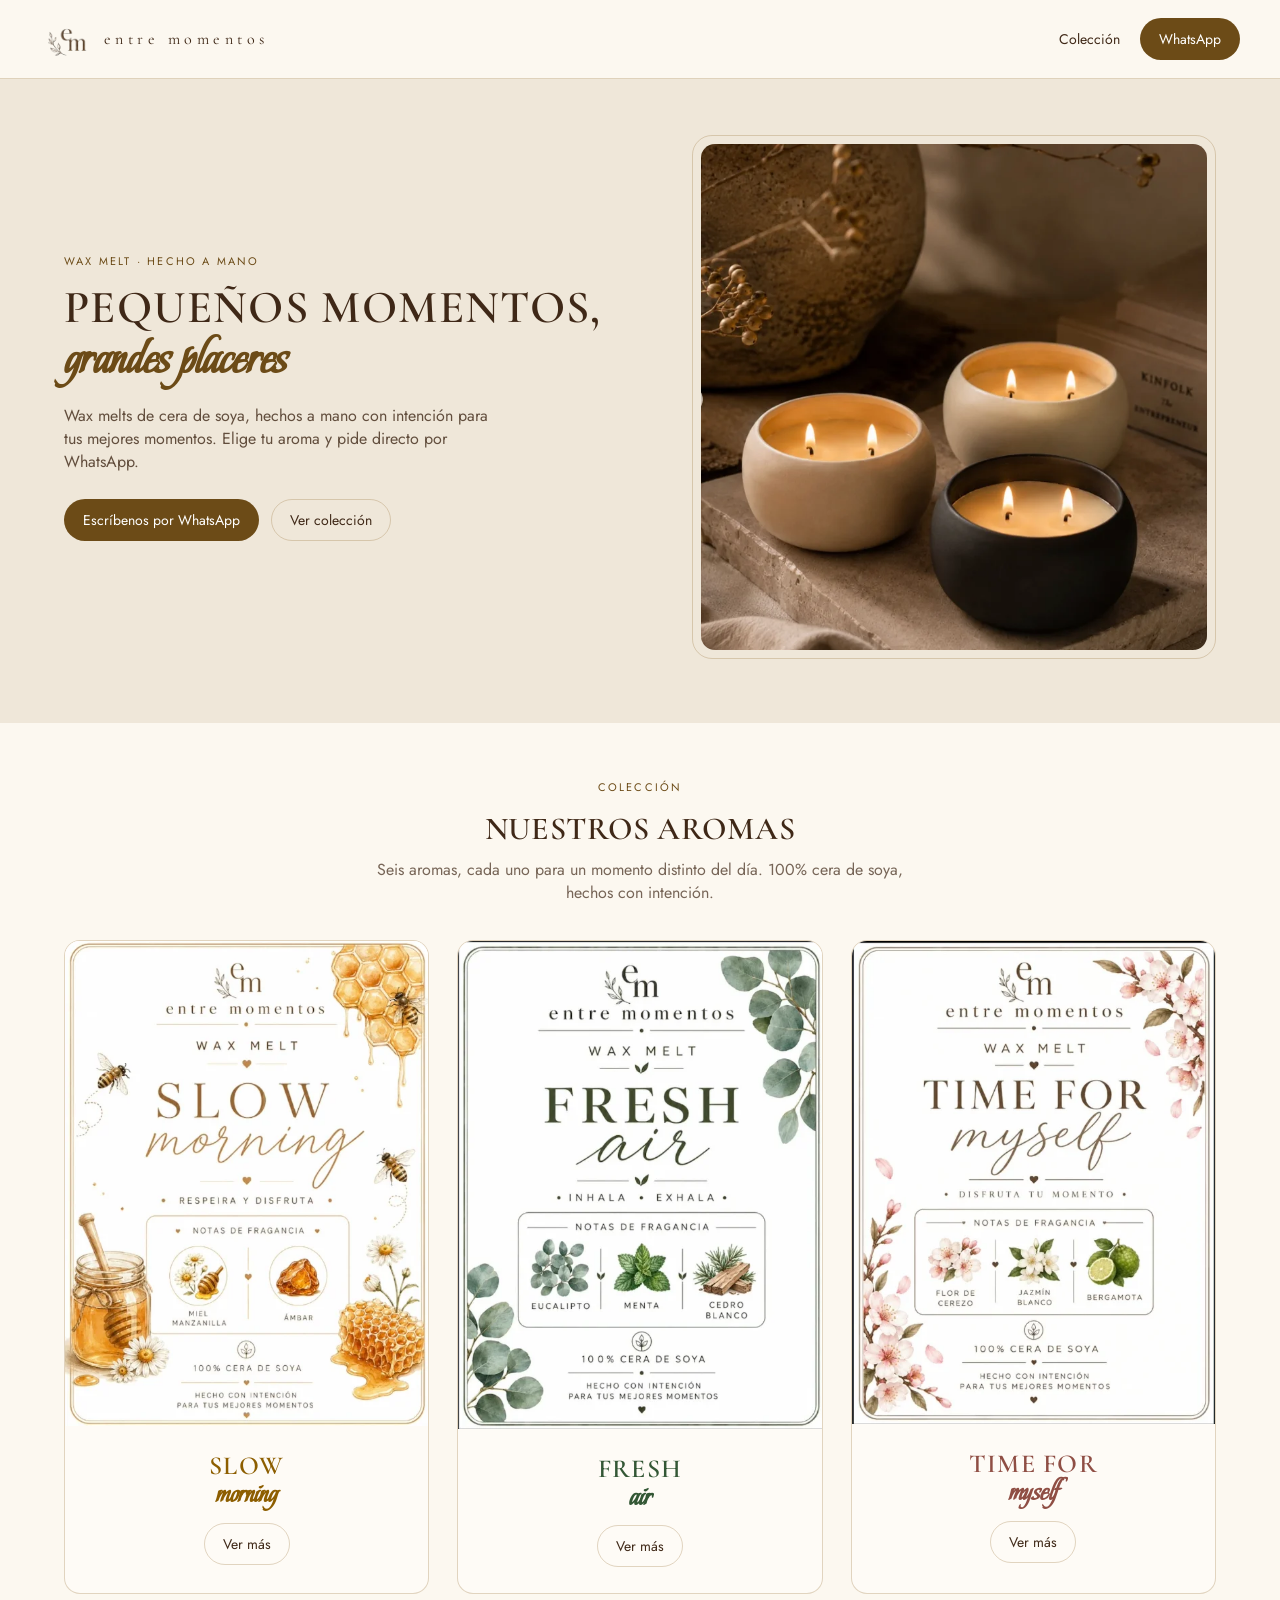
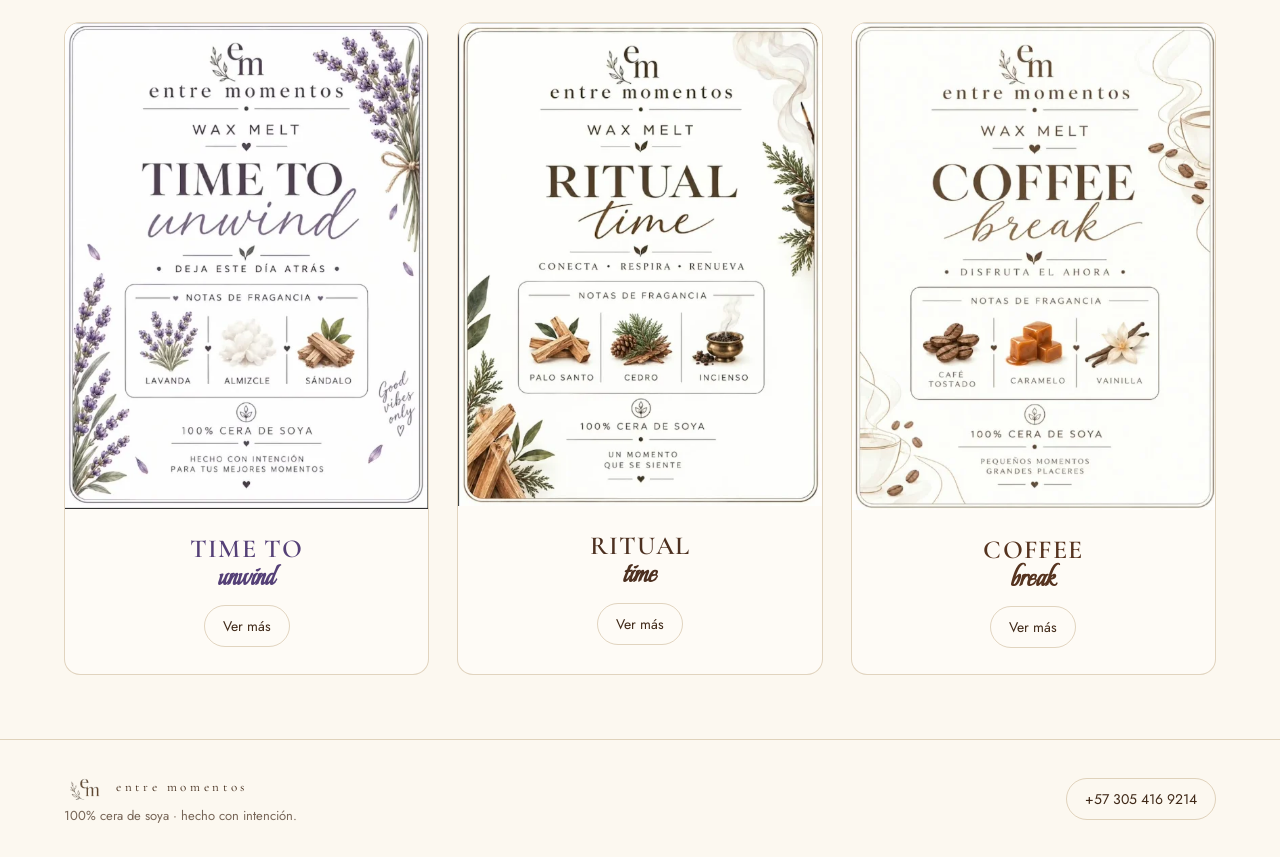
<file: index.html>
<!DOCTYPE html>
<html lang="es">
<head>
<meta charset="utf-8">
<meta name="viewport" content="width=device-width, initial-scale=1">
<link rel="icon" type="image/png" href="images/logo-em.png">
<link rel="apple-touch-icon" href="images/logo-em.png">
<link rel="stylesheet" href="styles.css?v=3">
<title>Entre Momentos</title>
</head>
<body>
<header class="site">
  <div class="wrap nav">
    <a class="brand" href="index.html">
      <img src="images/logo-em.png" alt="Entre Momentos">
      <span>entre momentos</span>
    </a>
    <nav class="links">
      <a class="link" href="index.html#coleccion">Colección</a>
      <a class="btn btn-primary" href="https://wa.me/573054169214?text=Hola%2C%20quiero%20saber%20m%C3%A1s%20sobre%20los%20wax%20melts%20de%20Entre%20Momentos" target="_blank" rel="noopener">WhatsApp</a>
    </nav>
  </div>
</header>

<section class="hero">
  <div class="wrap hero-grid">
    <div>
      <div class="kicker">Wax Melt · Hecho a mano</div>
      <h1 class="title"><span class="top">Pequeños momentos,</span><span class="script">grandes placeres</span></h1>
      <p>Wax melts de cera de soya, hechos a mano con intención para tus mejores momentos. Elige tu aroma y pide directo por WhatsApp.</p>
      <div class="btn-row">
        <a class="btn btn-primary" href="https://wa.me/573054169214?text=Hola%2C%20quiero%20saber%20m%C3%A1s%20sobre%20los%20wax%20melts%20de%20Entre%20Momentos" target="_blank" rel="noopener">Escríbenos por WhatsApp</a>
        <a class="btn btn-outline" href="#coleccion">Ver colección</a>
      </div>
    </div>
    <div class="hero-photo"><div class="inner"><img src="images/hero-photo.webp" alt="Wax melts Entre Momentos"></div></div>
  </div>
</section>

<div class="wrap">
  <section class="section" id="coleccion">
    <div class="section-head">
      <div class="kicker">Colección</div>
      <h2 class="title">Nuestros aromas</h2>
      <p>Seis aromas, cada uno para un momento distinto del día. 100% cera de soya, hechos con intención.</p>
    </div>
    <div class="grid-cards">
      <a class="teaser-card" href="slow-morning.html">
        <div class="photo"><img src="images/photo-slow-morning.webp" alt="Slow Morning"></div>
        <div class="body">
          <h3><span class="top" style="color:oklch(52% 0.11 75)">Slow</span><span class="script" style="color:oklch(52% 0.11 75)">morning</span></h3>
          <span class="btn btn-outline">Ver más</span>
        </div>
      </a>
      <a class="teaser-card" href="fresh-air.html">
        <div class="photo"><img src="images/photo-fresh-air.webp" alt="Fresh Air"></div>
        <div class="body">
          <h3><span class="top" style="color:oklch(42% 0.07 145)">Fresh</span><span class="script" style="color:oklch(42% 0.07 145)">air</span></h3>
          <span class="btn btn-outline">Ver más</span>
        </div>
      </a>
      <a class="teaser-card" href="myself.html">
        <div class="photo"><img src="images/photo-myself.webp" alt="Time for Myself"></div>
        <div class="body">
          <h3><span class="top" style="color:oklch(50% 0.09 30)">Time for</span><span class="script" style="color:oklch(50% 0.09 30)">myself</span></h3>
          <span class="btn btn-outline">Ver más</span>
        </div>
      </a>
      <a class="teaser-card" href="unwind.html">
        <div class="photo"><img src="images/photo-unwind.webp" alt="Time to Unwind"></div>
        <div class="body">
          <h3><span class="top" style="color:oklch(42% 0.09 300)">Time to</span><span class="script" style="color:oklch(42% 0.09 300)">unwind</span></h3>
          <span class="btn btn-outline">Ver más</span>
        </div>
      </a>
      <a class="teaser-card" href="ritual.html">
        <div class="photo"><img src="images/photo-ritual.webp" alt="Ritual Time"></div>
        <div class="body">
          <h3><span class="top" style="color:oklch(34% 0.05 50)">Ritual</span><span class="script" style="color:oklch(34% 0.05 50)">time</span></h3>
          <span class="btn btn-outline">Ver más</span>
        </div>
      </a>
      <a class="teaser-card" href="coffee.html">
        <div class="photo"><img src="images/photo-coffee.webp" alt="Coffee Break"></div>
        <div class="body">
          <h3><span class="top" style="color:oklch(36% 0.06 50)">Coffee</span><span class="script" style="color:oklch(36% 0.06 50)">break</span></h3>
          <span class="btn btn-outline">Ver más</span>
        </div>
      </a>
    </div>
  </section>
</div>

<footer class="site">
  <div class="wrap" style="display:flex;justify-content:space-between;align-items:center;gap:16px;flex-wrap:wrap;width:100%;">
    <div>
      <a class="brand" href="index.html" style="margin-bottom:4px;">
        <img src="images/logo-em.png" alt="Entre Momentos" style="width:40px;height:30px;">
        <span style="font-size:13px;">entre momentos</span>
      </a>
      <p>100% cera de soya · hecho con intención.</p>
    </div>
    <a class="btn btn-outline" href="https://wa.me/573054169214?text=Hola%2C%20quiero%20saber%20m%C3%A1s%20sobre%20los%20wax%20melts%20de%20Entre%20Momentos" target="_blank" rel="noopener">+57 305 416 9214</a>
  </div>
</footer>
</body>
</html>
</file>
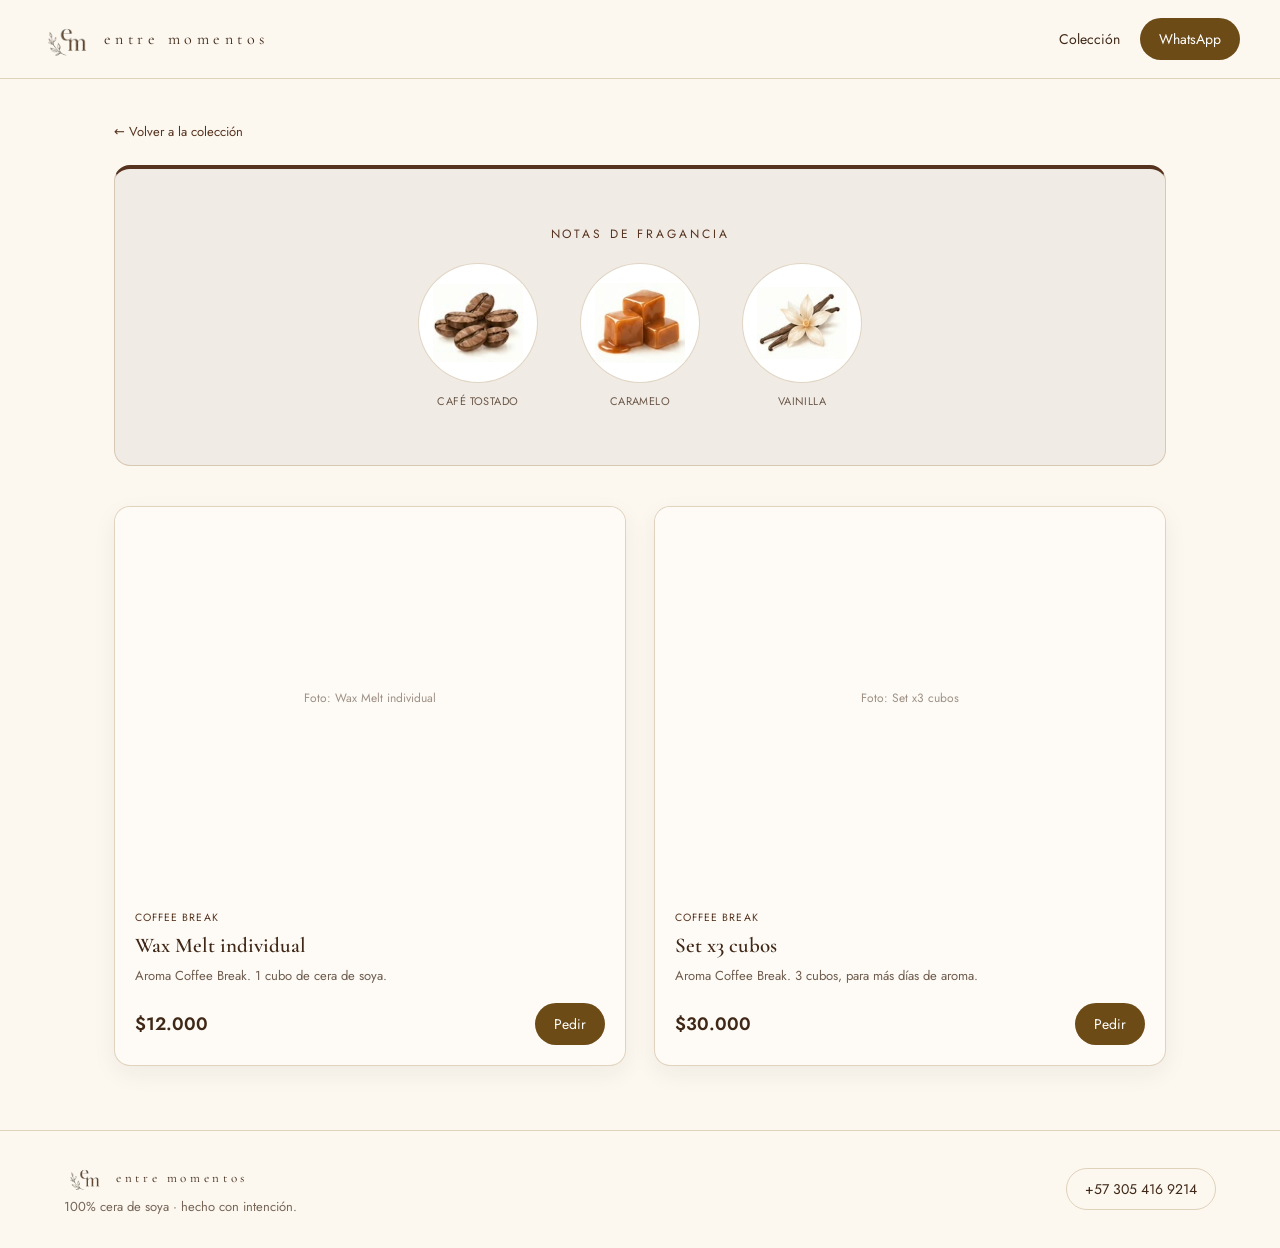
<file: coffee.html>
<!DOCTYPE html>
<html lang="es">
<head>
<meta charset="utf-8">
<meta name="viewport" content="width=device-width, initial-scale=1">
<link rel="icon" type="image/png" href="images/logo-em.png">
<link rel="apple-touch-icon" href="images/logo-em.png">
<link rel="stylesheet" href="styles.css?v=3">
<title>Entre Momentos</title>
</head>
<body style="--mood:oklch(36% 0.06 50)">
<header class="site">
  <div class="wrap nav">
    <a class="brand" href="index.html">
      <img src="images/logo-em.png" alt="Entre Momentos">
      <span>entre momentos</span>
    </a>
    <nav class="links">
      <a class="link" href="index.html#coleccion">Colección</a>
      <a class="btn btn-primary" href="https://wa.me/573054169214?text=Hola%2C%20quiero%20saber%20m%C3%A1s%20sobre%20los%20wax%20melts%20de%20Entre%20Momentos" target="_blank" rel="noopener">WhatsApp</a>
    </nav>
  </div>
</header>

<div class="wrap-narrow">
  <section class="section" style="padding-top:40px;">
    <a class="back-link" href="index.html#coleccion">&larr; Volver a la colección</a>

    <div class="notes-card">
      <div class="notes-kicker">Notas de fragancia</div>
      <div class="notes-row">
        <div class="note">
            <div class="circle"><img src="images/icons/cafe.png" alt=""></div>
            <span class="label">Café tostado</span>
          </div>
          <div class="note">
            <div class="circle"><img src="images/icons/caramelo.png" alt=""></div>
            <span class="label">Caramelo</span>
          </div>
          <div class="note">
            <div class="circle"><img src="images/icons/vainilla.png" alt=""></div>
            <span class="label">Vainilla</span>
          </div>
      </div>
    </div>

    <div class="sku-grid">
      <div class="sku-card">
          <div class="photo"><div class="placeholder">Foto: Wax Melt individual</div></div>
          <div class="body">
            <span class="sku-kicker" style="color:oklch(36% 0.06 50)">Coffee Break</span>
            <h3>Wax Melt individual</h3>
            <p class="desc">Aroma Coffee Break. 1 cubo de cera de soya.</p>
            <div class="price-row">
              <span class="price">$12.000</span>
              <a class="btn btn-primary" href="https://wa.me/573054169214?text=Hola%2C%20quiero%20pedir%20Wax%20Melt%20individual%20-%20Coffee%20Break" target="_blank" rel="noopener">Pedir</a>
            </div>
          </div>
        </div>
        <div class="sku-card">
          <div class="photo"><div class="placeholder">Foto: Set x3 cubos</div></div>
          <div class="body">
            <span class="sku-kicker" style="color:oklch(36% 0.06 50)">Coffee Break</span>
            <h3>Set x3 cubos</h3>
            <p class="desc">Aroma Coffee Break. 3 cubos, para más días de aroma.</p>
            <div class="price-row">
              <span class="price">$30.000</span>
              <a class="btn btn-primary" href="https://wa.me/573054169214?text=Hola%2C%20quiero%20pedir%20Set%20x3%20cubos%20-%20Coffee%20Break" target="_blank" rel="noopener">Pedir</a>
            </div>
          </div>
        </div>
    </div>
  </section>
</div>

<footer class="site">
  <div class="wrap" style="display:flex;justify-content:space-between;align-items:center;gap:16px;flex-wrap:wrap;width:100%;">
    <div>
      <a class="brand" href="index.html" style="margin-bottom:4px;">
        <img src="images/logo-em.png" alt="Entre Momentos" style="width:40px;height:30px;">
        <span style="font-size:13px;">entre momentos</span>
      </a>
      <p>100% cera de soya · hecho con intención.</p>
    </div>
    <a class="btn btn-outline" href="https://wa.me/573054169214?text=Hola%2C%20quiero%20saber%20m%C3%A1s%20sobre%20los%20wax%20melts%20de%20Entre%20Momentos" target="_blank" rel="noopener">+57 305 416 9214</a>
  </div>
</footer>
</body>
</html>
</file>
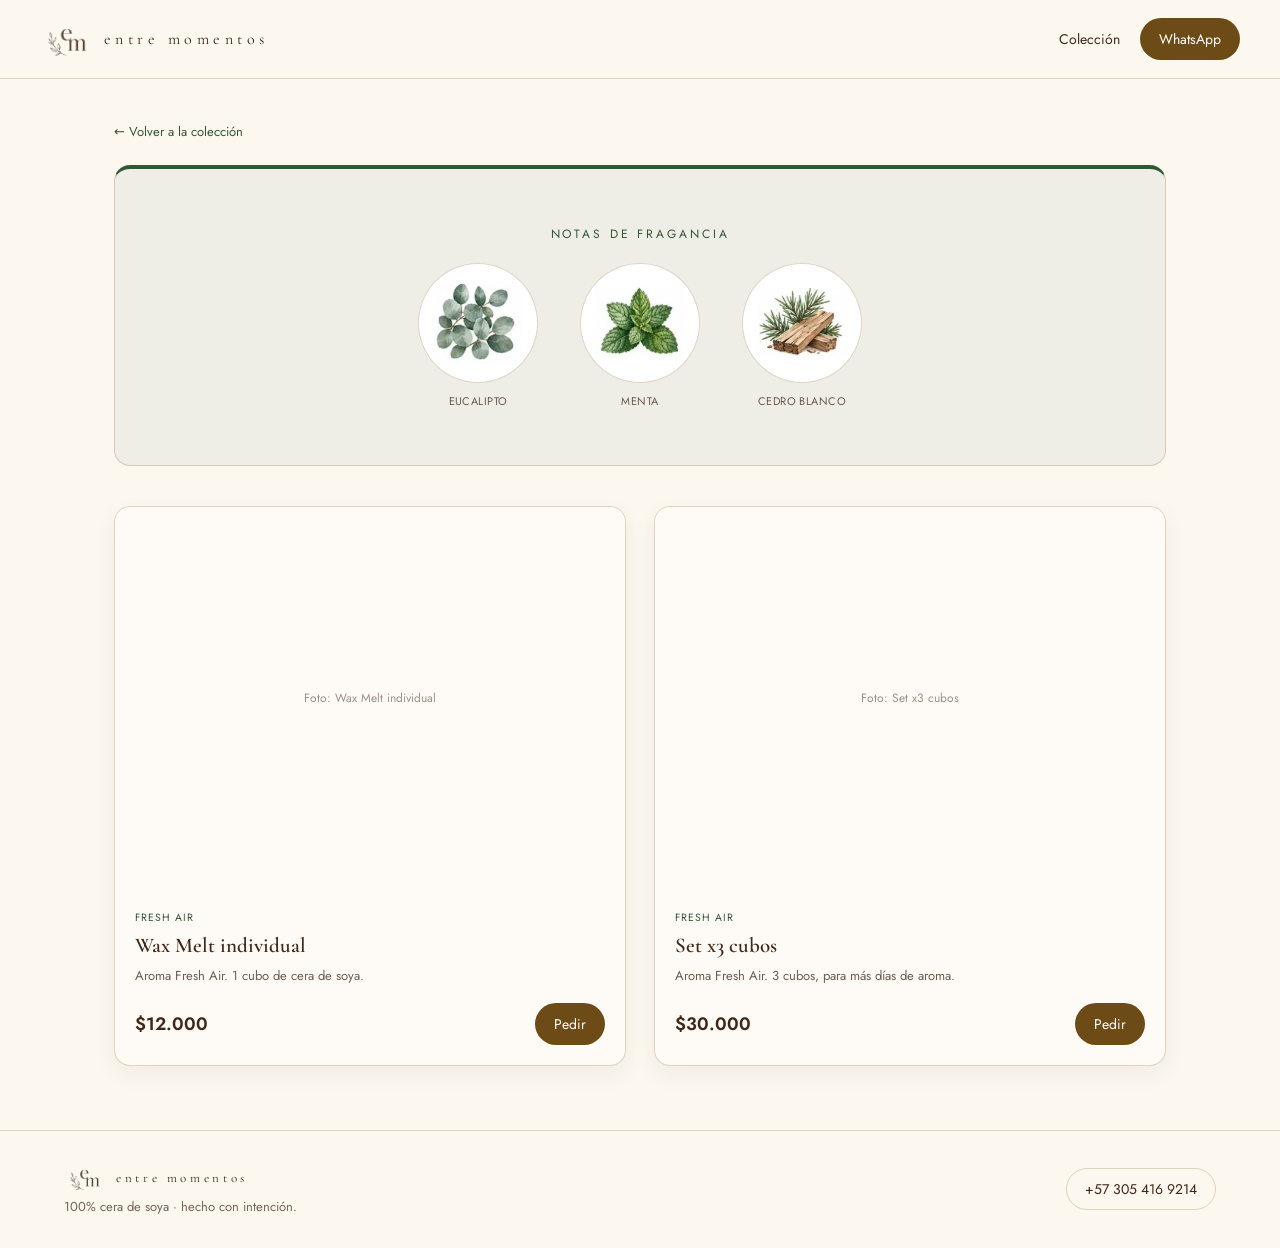
<file: fresh-air.html>
<!DOCTYPE html>
<html lang="es">
<head>
<meta charset="utf-8">
<meta name="viewport" content="width=device-width, initial-scale=1">
<link rel="icon" type="image/png" href="images/logo-em.png">
<link rel="apple-touch-icon" href="images/logo-em.png">
<link rel="stylesheet" href="styles.css?v=3">
<title>Entre Momentos</title>
</head>
<body style="--mood:oklch(42% 0.07 145)">
<header class="site">
  <div class="wrap nav">
    <a class="brand" href="index.html">
      <img src="images/logo-em.png" alt="Entre Momentos">
      <span>entre momentos</span>
    </a>
    <nav class="links">
      <a class="link" href="index.html#coleccion">Colección</a>
      <a class="btn btn-primary" href="https://wa.me/573054169214?text=Hola%2C%20quiero%20saber%20m%C3%A1s%20sobre%20los%20wax%20melts%20de%20Entre%20Momentos" target="_blank" rel="noopener">WhatsApp</a>
    </nav>
  </div>
</header>

<div class="wrap-narrow">
  <section class="section" style="padding-top:40px;">
    <a class="back-link" href="index.html#coleccion">&larr; Volver a la colección</a>

    <div class="notes-card">
      <div class="notes-kicker">Notas de fragancia</div>
      <div class="notes-row">
        <div class="note">
            <div class="circle"><img src="images/icons/eucalipto.png" alt=""></div>
            <span class="label">Eucalipto</span>
          </div>
          <div class="note">
            <div class="circle"><img src="images/icons/menta.png" alt=""></div>
            <span class="label">Menta</span>
          </div>
          <div class="note">
            <div class="circle"><img src="images/icons/cedro.png" alt=""></div>
            <span class="label">Cedro blanco</span>
          </div>
      </div>
    </div>

    <div class="sku-grid">
      <div class="sku-card">
          <div class="photo"><div class="placeholder">Foto: Wax Melt individual</div></div>
          <div class="body">
            <span class="sku-kicker" style="color:oklch(42% 0.07 145)">Fresh Air</span>
            <h3>Wax Melt individual</h3>
            <p class="desc">Aroma Fresh Air. 1 cubo de cera de soya.</p>
            <div class="price-row">
              <span class="price">$12.000</span>
              <a class="btn btn-primary" href="https://wa.me/573054169214?text=Hola%2C%20quiero%20pedir%20Wax%20Melt%20individual%20-%20Fresh%20Air" target="_blank" rel="noopener">Pedir</a>
            </div>
          </div>
        </div>
        <div class="sku-card">
          <div class="photo"><div class="placeholder">Foto: Set x3 cubos</div></div>
          <div class="body">
            <span class="sku-kicker" style="color:oklch(42% 0.07 145)">Fresh Air</span>
            <h3>Set x3 cubos</h3>
            <p class="desc">Aroma Fresh Air. 3 cubos, para más días de aroma.</p>
            <div class="price-row">
              <span class="price">$30.000</span>
              <a class="btn btn-primary" href="https://wa.me/573054169214?text=Hola%2C%20quiero%20pedir%20Set%20x3%20cubos%20-%20Fresh%20Air" target="_blank" rel="noopener">Pedir</a>
            </div>
          </div>
        </div>
    </div>
  </section>
</div>

<footer class="site">
  <div class="wrap" style="display:flex;justify-content:space-between;align-items:center;gap:16px;flex-wrap:wrap;width:100%;">
    <div>
      <a class="brand" href="index.html" style="margin-bottom:4px;">
        <img src="images/logo-em.png" alt="Entre Momentos" style="width:40px;height:30px;">
        <span style="font-size:13px;">entre momentos</span>
      </a>
      <p>100% cera de soya · hecho con intención.</p>
    </div>
    <a class="btn btn-outline" href="https://wa.me/573054169214?text=Hola%2C%20quiero%20saber%20m%C3%A1s%20sobre%20los%20wax%20melts%20de%20Entre%20Momentos" target="_blank" rel="noopener">+57 305 416 9214</a>
  </div>
</footer>
</body>
</html>
</file>
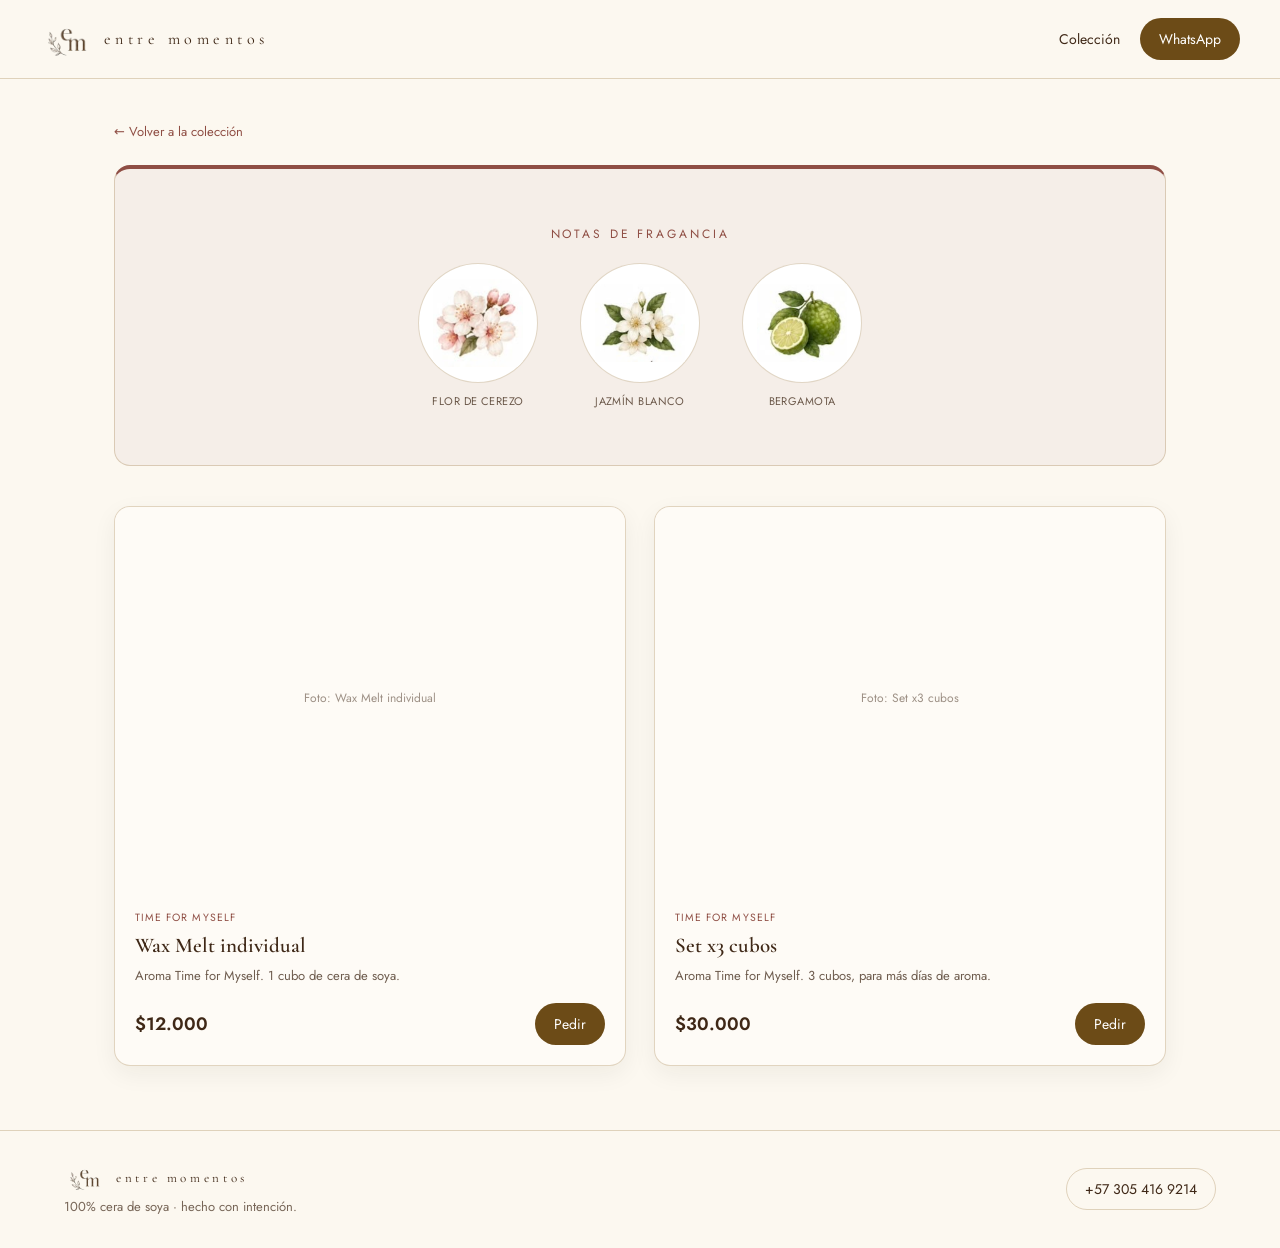
<file: myself.html>
<!DOCTYPE html>
<html lang="es">
<head>
<meta charset="utf-8">
<meta name="viewport" content="width=device-width, initial-scale=1">
<link rel="icon" type="image/png" href="images/logo-em.png">
<link rel="apple-touch-icon" href="images/logo-em.png">
<link rel="stylesheet" href="styles.css?v=3">
<title>Entre Momentos</title>
</head>
<body style="--mood:oklch(50% 0.09 30)">
<header class="site">
  <div class="wrap nav">
    <a class="brand" href="index.html">
      <img src="images/logo-em.png" alt="Entre Momentos">
      <span>entre momentos</span>
    </a>
    <nav class="links">
      <a class="link" href="index.html#coleccion">Colección</a>
      <a class="btn btn-primary" href="https://wa.me/573054169214?text=Hola%2C%20quiero%20saber%20m%C3%A1s%20sobre%20los%20wax%20melts%20de%20Entre%20Momentos" target="_blank" rel="noopener">WhatsApp</a>
    </nav>
  </div>
</header>

<div class="wrap-narrow">
  <section class="section" style="padding-top:40px;">
    <a class="back-link" href="index.html#coleccion">&larr; Volver a la colección</a>

    <div class="notes-card">
      <div class="notes-kicker">Notas de fragancia</div>
      <div class="notes-row">
        <div class="note">
            <div class="circle"><img src="images/icons/cerezo.png" alt=""></div>
            <span class="label">Flor de cerezo</span>
          </div>
          <div class="note">
            <div class="circle"><img src="images/icons/jazmin-blanco.png" alt=""></div>
            <span class="label">Jazmín blanco</span>
          </div>
          <div class="note">
            <div class="circle"><img src="images/icons/bergamota.png" alt=""></div>
            <span class="label">Bergamota</span>
          </div>
      </div>
    </div>

    <div class="sku-grid">
      <div class="sku-card">
          <div class="photo"><div class="placeholder">Foto: Wax Melt individual</div></div>
          <div class="body">
            <span class="sku-kicker" style="color:oklch(50% 0.09 30)">Time for Myself</span>
            <h3>Wax Melt individual</h3>
            <p class="desc">Aroma Time for Myself. 1 cubo de cera de soya.</p>
            <div class="price-row">
              <span class="price">$12.000</span>
              <a class="btn btn-primary" href="https://wa.me/573054169214?text=Hola%2C%20quiero%20pedir%20Wax%20Melt%20individual%20-%20Time%20for%20Myself" target="_blank" rel="noopener">Pedir</a>
            </div>
          </div>
        </div>
        <div class="sku-card">
          <div class="photo"><div class="placeholder">Foto: Set x3 cubos</div></div>
          <div class="body">
            <span class="sku-kicker" style="color:oklch(50% 0.09 30)">Time for Myself</span>
            <h3>Set x3 cubos</h3>
            <p class="desc">Aroma Time for Myself. 3 cubos, para más días de aroma.</p>
            <div class="price-row">
              <span class="price">$30.000</span>
              <a class="btn btn-primary" href="https://wa.me/573054169214?text=Hola%2C%20quiero%20pedir%20Set%20x3%20cubos%20-%20Time%20for%20Myself" target="_blank" rel="noopener">Pedir</a>
            </div>
          </div>
        </div>
    </div>
  </section>
</div>

<footer class="site">
  <div class="wrap" style="display:flex;justify-content:space-between;align-items:center;gap:16px;flex-wrap:wrap;width:100%;">
    <div>
      <a class="brand" href="index.html" style="margin-bottom:4px;">
        <img src="images/logo-em.png" alt="Entre Momentos" style="width:40px;height:30px;">
        <span style="font-size:13px;">entre momentos</span>
      </a>
      <p>100% cera de soya · hecho con intención.</p>
    </div>
    <a class="btn btn-outline" href="https://wa.me/573054169214?text=Hola%2C%20quiero%20saber%20m%C3%A1s%20sobre%20los%20wax%20melts%20de%20Entre%20Momentos" target="_blank" rel="noopener">+57 305 416 9214</a>
  </div>
</footer>
</body>
</html>
</file>
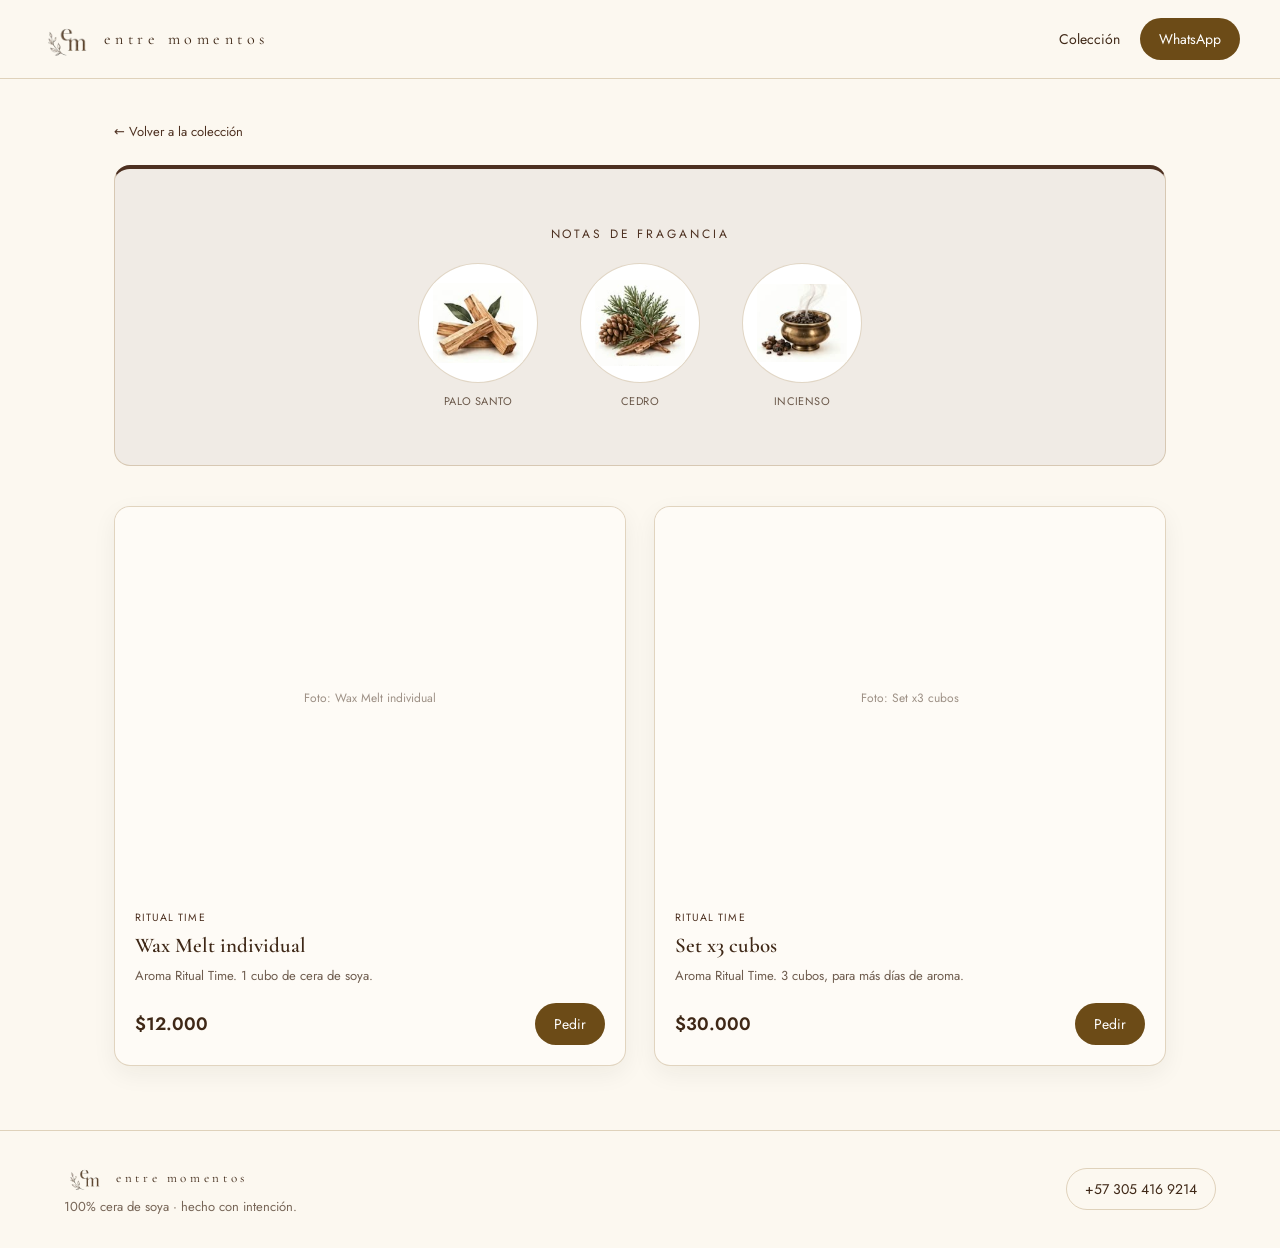
<file: ritual.html>
<!DOCTYPE html>
<html lang="es">
<head>
<meta charset="utf-8">
<meta name="viewport" content="width=device-width, initial-scale=1">
<link rel="icon" type="image/png" href="images/logo-em.png">
<link rel="apple-touch-icon" href="images/logo-em.png">
<link rel="stylesheet" href="styles.css?v=3">
<title>Entre Momentos</title>
</head>
<body style="--mood:oklch(34% 0.05 50)">
<header class="site">
  <div class="wrap nav">
    <a class="brand" href="index.html">
      <img src="images/logo-em.png" alt="Entre Momentos">
      <span>entre momentos</span>
    </a>
    <nav class="links">
      <a class="link" href="index.html#coleccion">Colección</a>
      <a class="btn btn-primary" href="https://wa.me/573054169214?text=Hola%2C%20quiero%20saber%20m%C3%A1s%20sobre%20los%20wax%20melts%20de%20Entre%20Momentos" target="_blank" rel="noopener">WhatsApp</a>
    </nav>
  </div>
</header>

<div class="wrap-narrow">
  <section class="section" style="padding-top:40px;">
    <a class="back-link" href="index.html#coleccion">&larr; Volver a la colección</a>

    <div class="notes-card">
      <div class="notes-kicker">Notas de fragancia</div>
      <div class="notes-row">
        <div class="note">
            <div class="circle"><img src="images/icons/palo-santo.png" alt=""></div>
            <span class="label">Palo santo</span>
          </div>
          <div class="note">
            <div class="circle"><img src="images/icons/cedro2.png" alt=""></div>
            <span class="label">Cedro</span>
          </div>
          <div class="note">
            <div class="circle"><img src="images/icons/incienso.png" alt=""></div>
            <span class="label">Incienso</span>
          </div>
      </div>
    </div>

    <div class="sku-grid">
      <div class="sku-card">
          <div class="photo"><div class="placeholder">Foto: Wax Melt individual</div></div>
          <div class="body">
            <span class="sku-kicker" style="color:oklch(34% 0.05 50)">Ritual Time</span>
            <h3>Wax Melt individual</h3>
            <p class="desc">Aroma Ritual Time. 1 cubo de cera de soya.</p>
            <div class="price-row">
              <span class="price">$12.000</span>
              <a class="btn btn-primary" href="https://wa.me/573054169214?text=Hola%2C%20quiero%20pedir%20Wax%20Melt%20individual%20-%20Ritual%20Time" target="_blank" rel="noopener">Pedir</a>
            </div>
          </div>
        </div>
        <div class="sku-card">
          <div class="photo"><div class="placeholder">Foto: Set x3 cubos</div></div>
          <div class="body">
            <span class="sku-kicker" style="color:oklch(34% 0.05 50)">Ritual Time</span>
            <h3>Set x3 cubos</h3>
            <p class="desc">Aroma Ritual Time. 3 cubos, para más días de aroma.</p>
            <div class="price-row">
              <span class="price">$30.000</span>
              <a class="btn btn-primary" href="https://wa.me/573054169214?text=Hola%2C%20quiero%20pedir%20Set%20x3%20cubos%20-%20Ritual%20Time" target="_blank" rel="noopener">Pedir</a>
            </div>
          </div>
        </div>
    </div>
  </section>
</div>

<footer class="site">
  <div class="wrap" style="display:flex;justify-content:space-between;align-items:center;gap:16px;flex-wrap:wrap;width:100%;">
    <div>
      <a class="brand" href="index.html" style="margin-bottom:4px;">
        <img src="images/logo-em.png" alt="Entre Momentos" style="width:40px;height:30px;">
        <span style="font-size:13px;">entre momentos</span>
      </a>
      <p>100% cera de soya · hecho con intención.</p>
    </div>
    <a class="btn btn-outline" href="https://wa.me/573054169214?text=Hola%2C%20quiero%20saber%20m%C3%A1s%20sobre%20los%20wax%20melts%20de%20Entre%20Momentos" target="_blank" rel="noopener">+57 305 416 9214</a>
  </div>
</footer>
</body>
</html>
</file>
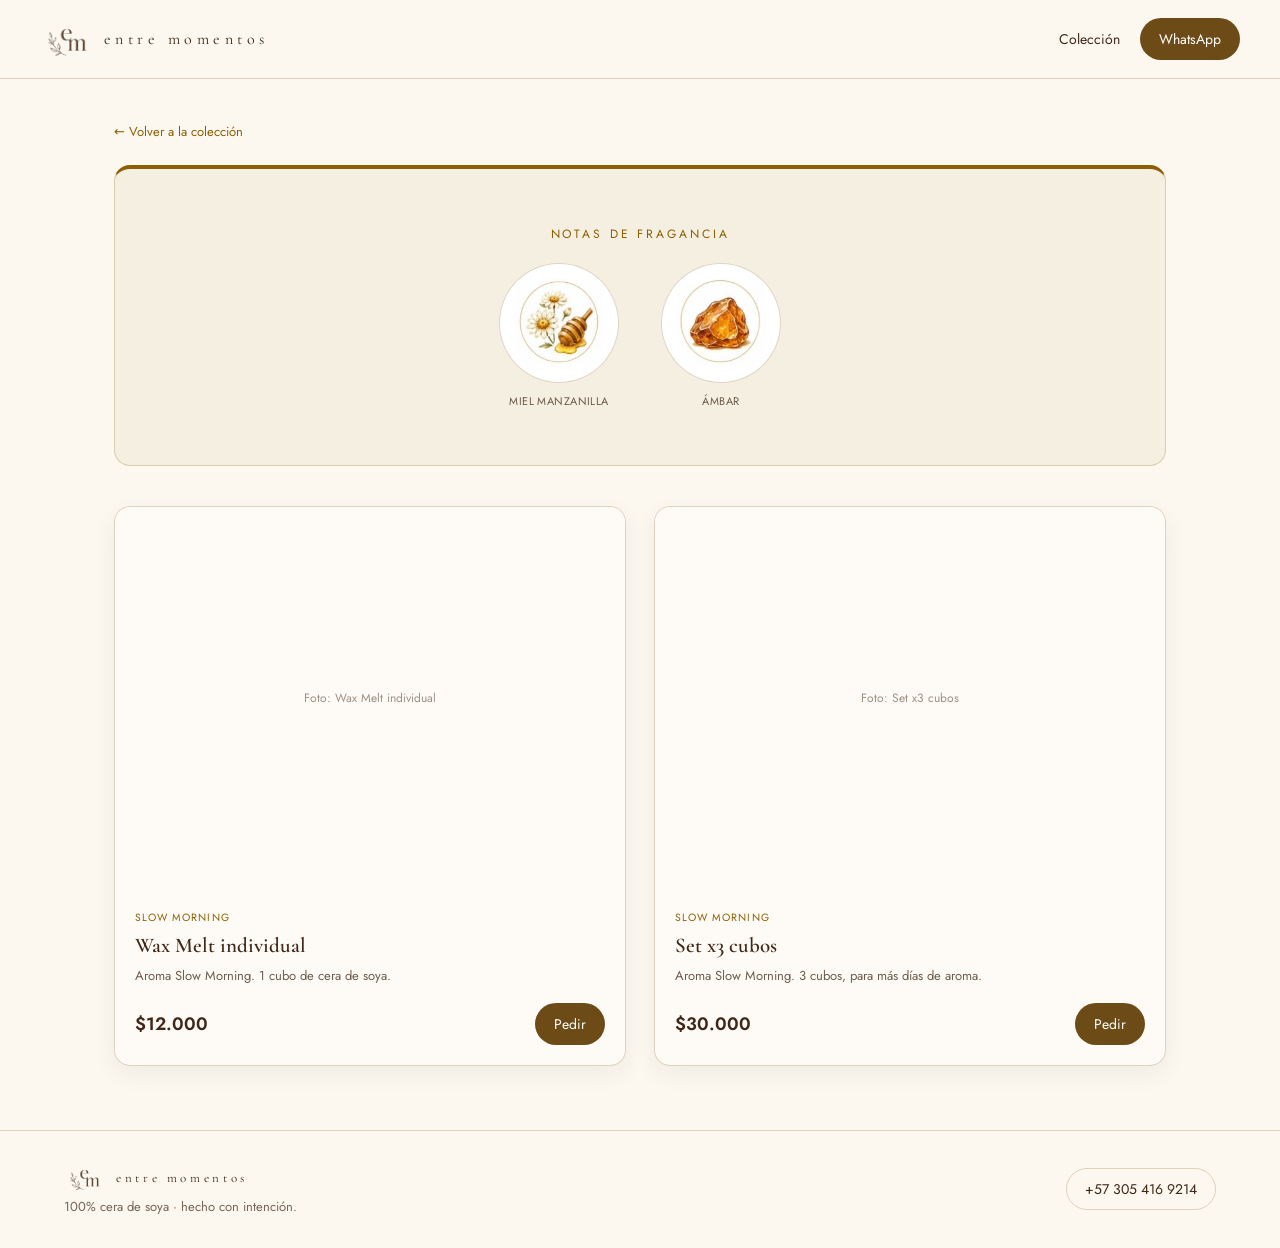
<file: slow-morning.html>
<!DOCTYPE html>
<html lang="es">
<head>
<meta charset="utf-8">
<meta name="viewport" content="width=device-width, initial-scale=1">
<link rel="icon" type="image/png" href="images/logo-em.png">
<link rel="apple-touch-icon" href="images/logo-em.png">
<link rel="stylesheet" href="styles.css?v=3">
<title>Entre Momentos</title>
</head>
<body style="--mood:oklch(52% 0.11 75)">
<header class="site">
  <div class="wrap nav">
    <a class="brand" href="index.html">
      <img src="images/logo-em.png" alt="Entre Momentos">
      <span>entre momentos</span>
    </a>
    <nav class="links">
      <a class="link" href="index.html#coleccion">Colección</a>
      <a class="btn btn-primary" href="https://wa.me/573054169214?text=Hola%2C%20quiero%20saber%20m%C3%A1s%20sobre%20los%20wax%20melts%20de%20Entre%20Momentos" target="_blank" rel="noopener">WhatsApp</a>
    </nav>
  </div>
</header>

<div class="wrap-narrow">
  <section class="section" style="padding-top:40px;">
    <a class="back-link" href="index.html#coleccion">&larr; Volver a la colección</a>

    <div class="notes-card">
      <div class="notes-kicker">Notas de fragancia</div>
      <div class="notes-row">
        <div class="note">
            <div class="circle"><img src="images/icons/miel.png" alt=""></div>
            <span class="label">Miel manzanilla</span>
          </div>
          <div class="note">
            <div class="circle"><img src="images/icons/ambar.png" alt=""></div>
            <span class="label">Ámbar</span>
          </div>
      </div>
    </div>

    <div class="sku-grid">
      <div class="sku-card">
          <div class="photo"><div class="placeholder">Foto: Wax Melt individual</div></div>
          <div class="body">
            <span class="sku-kicker" style="color:oklch(52% 0.11 75)">Slow Morning</span>
            <h3>Wax Melt individual</h3>
            <p class="desc">Aroma Slow Morning. 1 cubo de cera de soya.</p>
            <div class="price-row">
              <span class="price">$12.000</span>
              <a class="btn btn-primary" href="https://wa.me/573054169214?text=Hola%2C%20quiero%20pedir%20Wax%20Melt%20individual%20-%20Slow%20Morning" target="_blank" rel="noopener">Pedir</a>
            </div>
          </div>
        </div>
        <div class="sku-card">
          <div class="photo"><div class="placeholder">Foto: Set x3 cubos</div></div>
          <div class="body">
            <span class="sku-kicker" style="color:oklch(52% 0.11 75)">Slow Morning</span>
            <h3>Set x3 cubos</h3>
            <p class="desc">Aroma Slow Morning. 3 cubos, para más días de aroma.</p>
            <div class="price-row">
              <span class="price">$30.000</span>
              <a class="btn btn-primary" href="https://wa.me/573054169214?text=Hola%2C%20quiero%20pedir%20Set%20x3%20cubos%20-%20Slow%20Morning" target="_blank" rel="noopener">Pedir</a>
            </div>
          </div>
        </div>
    </div>
  </section>
</div>

<footer class="site">
  <div class="wrap" style="display:flex;justify-content:space-between;align-items:center;gap:16px;flex-wrap:wrap;width:100%;">
    <div>
      <a class="brand" href="index.html" style="margin-bottom:4px;">
        <img src="images/logo-em.png" alt="Entre Momentos" style="width:40px;height:30px;">
        <span style="font-size:13px;">entre momentos</span>
      </a>
      <p>100% cera de soya · hecho con intención.</p>
    </div>
    <a class="btn btn-outline" href="https://wa.me/573054169214?text=Hola%2C%20quiero%20saber%20m%C3%A1s%20sobre%20los%20wax%20melts%20de%20Entre%20Momentos" target="_blank" rel="noopener">+57 305 416 9214</a>
  </div>
</footer>
</body>
</html>
</file>
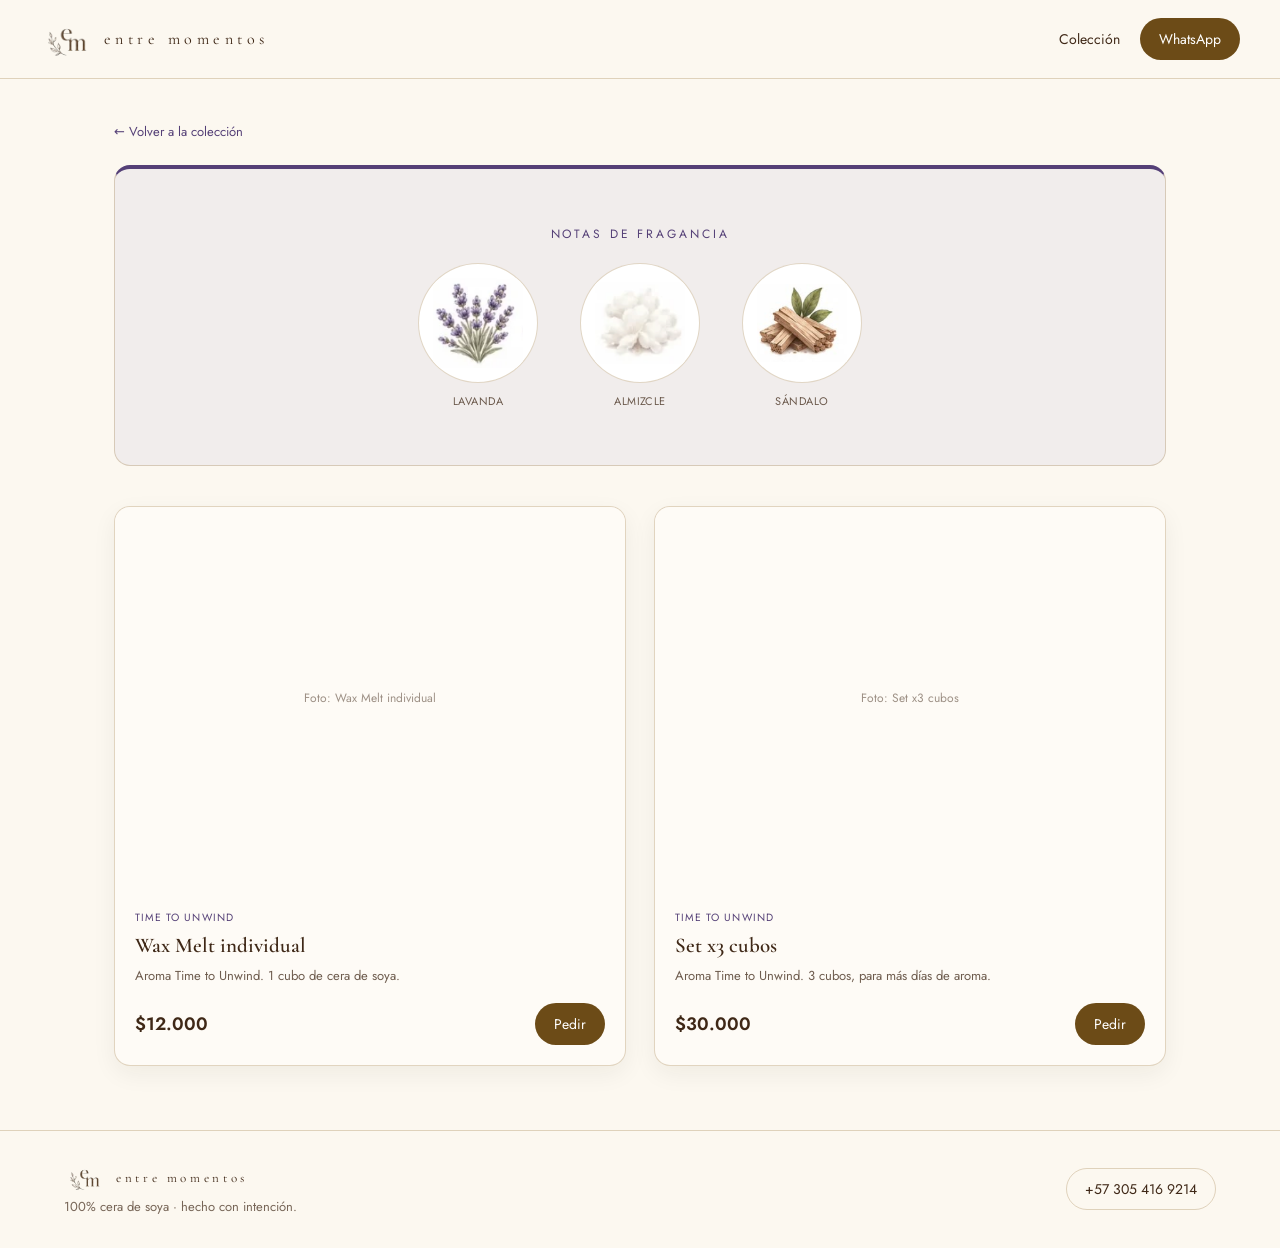
<file: unwind.html>
<!DOCTYPE html>
<html lang="es">
<head>
<meta charset="utf-8">
<meta name="viewport" content="width=device-width, initial-scale=1">
<link rel="icon" type="image/png" href="images/logo-em.png">
<link rel="apple-touch-icon" href="images/logo-em.png">
<link rel="stylesheet" href="styles.css?v=3">
<title>Entre Momentos</title>
</head>
<body style="--mood:oklch(42% 0.09 300)">
<header class="site">
  <div class="wrap nav">
    <a class="brand" href="index.html">
      <img src="images/logo-em.png" alt="Entre Momentos">
      <span>entre momentos</span>
    </a>
    <nav class="links">
      <a class="link" href="index.html#coleccion">Colección</a>
      <a class="btn btn-primary" href="https://wa.me/573054169214?text=Hola%2C%20quiero%20saber%20m%C3%A1s%20sobre%20los%20wax%20melts%20de%20Entre%20Momentos" target="_blank" rel="noopener">WhatsApp</a>
    </nav>
  </div>
</header>

<div class="wrap-narrow">
  <section class="section" style="padding-top:40px;">
    <a class="back-link" href="index.html#coleccion">&larr; Volver a la colección</a>

    <div class="notes-card">
      <div class="notes-kicker">Notas de fragancia</div>
      <div class="notes-row">
        <div class="note">
            <div class="circle"><img src="images/icons/lavanda-solo.png" alt=""></div>
            <span class="label">Lavanda</span>
          </div>
          <div class="note">
            <div class="circle"><img src="images/icons/almiscle.png" alt=""></div>
            <span class="label">Almizcle</span>
          </div>
          <div class="note">
            <div class="circle"><img src="images/icons/sandalo2.png" alt=""></div>
            <span class="label">Sándalo</span>
          </div>
      </div>
    </div>

    <div class="sku-grid">
      <div class="sku-card">
          <div class="photo"><div class="placeholder">Foto: Wax Melt individual</div></div>
          <div class="body">
            <span class="sku-kicker" style="color:oklch(42% 0.09 300)">Time to Unwind</span>
            <h3>Wax Melt individual</h3>
            <p class="desc">Aroma Time to Unwind. 1 cubo de cera de soya.</p>
            <div class="price-row">
              <span class="price">$12.000</span>
              <a class="btn btn-primary" href="https://wa.me/573054169214?text=Hola%2C%20quiero%20pedir%20Wax%20Melt%20individual%20-%20Time%20to%20Unwind" target="_blank" rel="noopener">Pedir</a>
            </div>
          </div>
        </div>
        <div class="sku-card">
          <div class="photo"><div class="placeholder">Foto: Set x3 cubos</div></div>
          <div class="body">
            <span class="sku-kicker" style="color:oklch(42% 0.09 300)">Time to Unwind</span>
            <h3>Set x3 cubos</h3>
            <p class="desc">Aroma Time to Unwind. 3 cubos, para más días de aroma.</p>
            <div class="price-row">
              <span class="price">$30.000</span>
              <a class="btn btn-primary" href="https://wa.me/573054169214?text=Hola%2C%20quiero%20pedir%20Set%20x3%20cubos%20-%20Time%20to%20Unwind" target="_blank" rel="noopener">Pedir</a>
            </div>
          </div>
        </div>
    </div>
  </section>
</div>

<footer class="site">
  <div class="wrap" style="display:flex;justify-content:space-between;align-items:center;gap:16px;flex-wrap:wrap;width:100%;">
    <div>
      <a class="brand" href="index.html" style="margin-bottom:4px;">
        <img src="images/logo-em.png" alt="Entre Momentos" style="width:40px;height:30px;">
        <span style="font-size:13px;">entre momentos</span>
      </a>
      <p>100% cera de soya · hecho con intención.</p>
    </div>
    <a class="btn btn-outline" href="https://wa.me/573054169214?text=Hola%2C%20quiero%20saber%20m%C3%A1s%20sobre%20los%20wax%20melts%20de%20Entre%20Momentos" target="_blank" rel="noopener">+57 305 416 9214</a>
  </div>
</footer>
</body>
</html>
</file>
<file: styles.css>
@import url('https://fonts.googleapis.com/css2?family=Jost:wght@400;500;600&family=Cormorant+Garamond:ital,wght@0,500;0,600;1,500&family=Beau+Rivage&display=swap');

:root{
  --ink:oklch(30% 0.045 55);
  --bg:oklch(98% 0.012 85);
  --surface:oklch(99% 0.008 85);
  --band:oklch(93% 0.02 80);
  --gold:oklch(62% 0.08 75);
  --gold-dark:oklch(44% 0.08 75);
  --gold-soft:oklch(62% 0.08 75 / 32%);
}
*{box-sizing:border-box}
body{margin:0;background:var(--bg);color:var(--ink);font-family:'Jost',system-ui,sans-serif;}
a{color:inherit}
img{max-width:100%;display:block;}

.wrap{max-width:1200px;margin:0 auto;padding:0 24px;}
.wrap-narrow{max-width:1100px;margin:0 auto;padding:0 24px;}

header.site{position:sticky;top:0;z-index:10;background:var(--bg);border-bottom:1px solid var(--gold-soft);}
.nav{display:flex;align-items:center;justify-content:space-between;padding:18px 0;}
.brand{display:flex;align-items:center;gap:12px;text-decoration:none;color:var(--ink);}
.brand img{width:52px;height:39px;object-fit:contain;}
.brand span{font-family:'Cormorant Garamond',serif;font-size:16px;letter-spacing:.28em;text-transform:lowercase;}
nav.links{display:flex;align-items:center;gap:20px;}
nav.links a.link{color:var(--ink);text-decoration:none;font-size:14px;}
nav.links a.link:hover{color:var(--gold-dark);}

.btn{display:inline-flex;align-items:center;justify-content:center;padding:10px 18px;border-radius:100px;font-size:14px;text-decoration:none;cursor:pointer;border:1px solid transparent;font-family:inherit;}
.btn-primary{background:var(--gold-dark);color:#fff;}
.btn-primary:hover{opacity:.85;}
.btn-outline{border-color:var(--gold-soft);background:none;color:var(--ink);}
.btn-outline:hover{background:var(--gold-soft);}

.hero{background:var(--band);padding:56px 0 64px;}
.hero-grid{display:grid;grid-template-columns:minmax(0,1.05fr) minmax(0,.95fr);gap:48px;align-items:center;}
.kicker{font-size:11px;letter-spacing:.2em;color:var(--gold-dark);margin-bottom:14px;text-transform:uppercase;}
h1.title{margin:0 0 18px;line-height:1.05;}
h1.title .top{display:block;font-family:'Cormorant Garamond',serif;font-weight:600;font-size:46px;text-transform:uppercase;letter-spacing:.03em;}
h1.title .script{display:block;font-family:'Beau Rivage',cursive;font-size:52px;color:var(--gold-dark);}
.hero p{font-size:16px;max-width:44ch;opacity:.8;margin:0 0 26px;}
.btn-row{display:flex;gap:12px;flex-wrap:wrap;}
.hero-photo{border:1px solid var(--gold-soft);border-radius:20px;overflow:hidden;aspect-ratio:1/1;padding:8px;}
.hero-photo .inner{border-radius:14px;overflow:hidden;width:100%;height:100%;}
.hero-photo img{width:100%;height:100%;object-fit:cover;}

.section{padding:56px 0 64px;}
.section-head{margin-bottom:36px;text-align:center;}
h2.title{font-family:'Cormorant Garamond',serif;font-weight:600;font-size:32px;margin:0 0 10px;text-transform:uppercase;letter-spacing:.02em;}
.section-head p{opacity:.7;max-width:56ch;margin:0 auto;}

.grid-cards{display:grid;grid-template-columns:repeat(auto-fit,minmax(320px,1fr));gap:28px;}
.teaser-card{background:var(--surface);border:1px solid var(--gold-soft);border-radius:16px;overflow:hidden;display:flex;flex-direction:column;text-decoration:none;color:inherit;}
.teaser-card .photo{aspect-ratio:4/5;background:var(--surface);}
.teaser-card img{width:100%;height:100%;object-fit:contain;}
.teaser-card .body{padding:26px 22px;text-align:center;display:flex;flex-direction:column;align-items:center;gap:12px;}
.teaser-card h3{margin:0;line-height:1.05;}
.teaser-card h3 .top{display:block;font-family:'Cormorant Garamond',serif;font-weight:600;font-size:26px;letter-spacing:.05em;text-transform:uppercase;}
.teaser-card h3 .script{display:block;font-family:'Beau Rivage',cursive;font-size:30px;}

.back-link{display:inline-flex;align-items:center;gap:6px;color:var(--mood,var(--gold-dark));text-decoration:none;font-size:13px;margin-bottom:24px;}

.notes-card{background:color-mix(in srgb, var(--mood,var(--gold)) 8%, var(--surface));border:1px solid var(--gold-soft);border-top:4px solid var(--mood,var(--gold));border-radius:16px;padding:56px 32px;display:flex;flex-direction:column;align-items:center;text-align:center;gap:20px;margin-bottom:40px;}
.notes-kicker{font-size:12px;letter-spacing:.24em;color:var(--mood,var(--gold-dark));text-transform:uppercase;}
.notes-row{display:flex;justify-content:center;gap:32px;flex-wrap:wrap;}
.note{display:flex;flex-direction:column;align-items:center;gap:10px;width:130px;}
.note .circle{width:120px;height:120px;border-radius:50%;overflow:hidden;background:#fff;border:1px solid var(--gold-soft);display:flex;align-items:center;justify-content:center;padding:14px;}
.note .circle img{width:100%;height:100%;object-fit:contain;}
.note span.label{font-size:11px;letter-spacing:.04em;opacity:.75;text-transform:uppercase;}

.sku-grid{display:grid;grid-template-columns:repeat(auto-fit,minmax(260px,1fr));gap:28px;}
.sku-card{background:var(--surface);border:1px solid var(--gold-soft);border-radius:16px;overflow:hidden;display:flex;flex-direction:column;box-shadow:0 8px 24px oklch(24% 0.02 60 / 6%);}
.sku-card .photo{aspect-ratio:4/3;background:var(--surface);display:flex;align-items:center;justify-content:center;}
.sku-card .photo img{width:100%;height:100%;object-fit:cover;}
.sku-card .photo .placeholder{font-size:12px;opacity:.5;text-align:center;padding:12px;}
.sku-card .body{padding:20px;display:flex;flex-direction:column;gap:8px;flex:1;}
.sku-kicker{font-size:10.5px;letter-spacing:.1em;text-transform:uppercase;}
.sku-card h3{font-family:'Cormorant Garamond',serif;font-weight:600;font-size:21px;margin:0;}
.sku-card p.desc{font-size:13px;opacity:.75;margin:0;flex:1;}
.price-row{display:flex;align-items:center;justify-content:space-between;margin-top:10px;}
.price{font-weight:600;font-size:18px;}

footer.site{border-top:1px solid var(--gold-soft);padding:32px 0;}
footer.site p{margin:0;opacity:.7;font-size:13px;}
</file>
